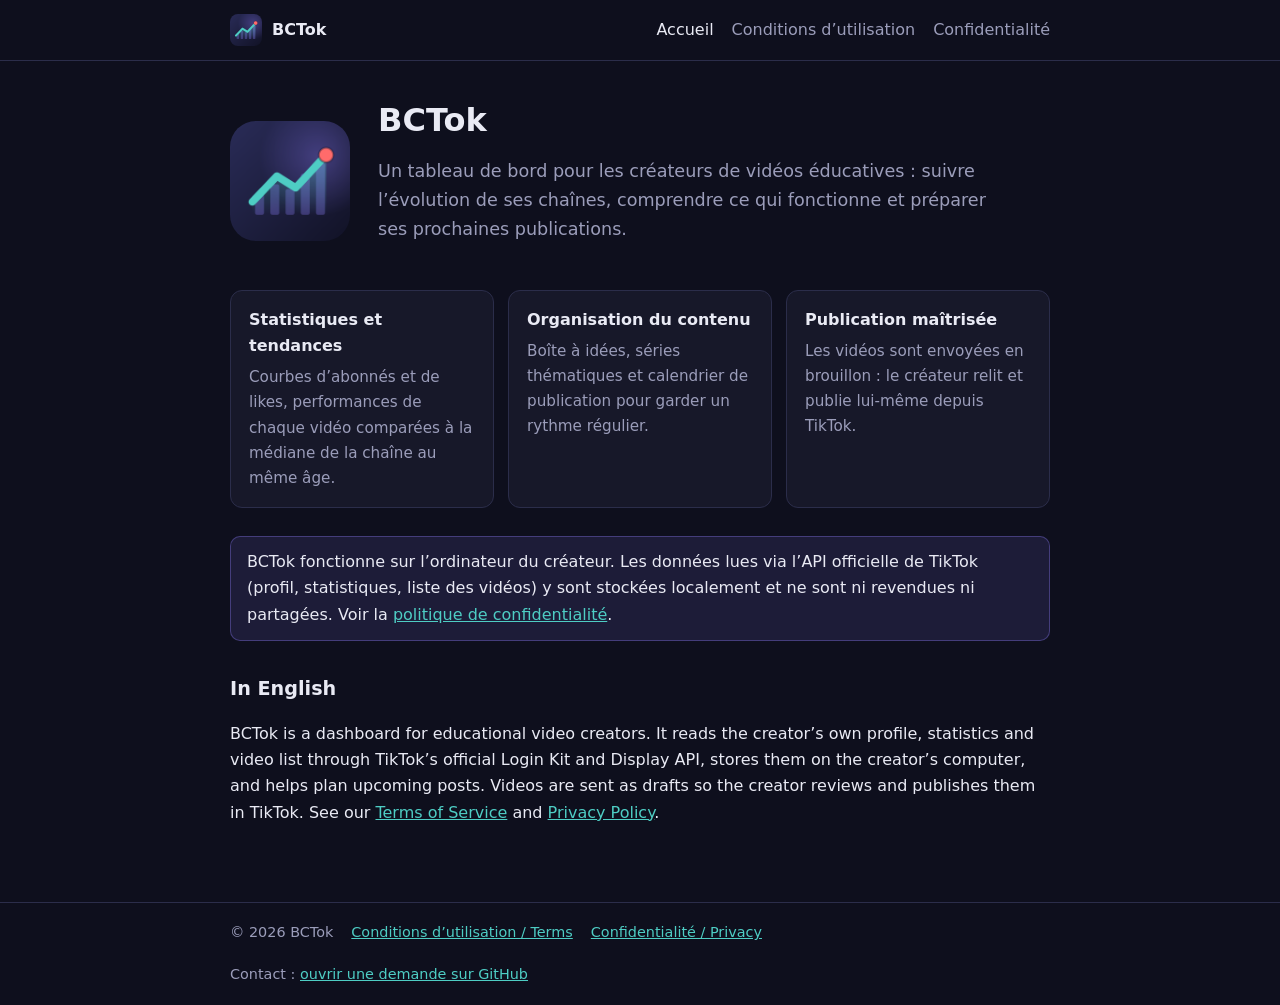
<file: index.html>
<!doctype html>
<html lang="fr">
<head>
  <meta charset="utf-8" />
  <meta name="viewport" content="width=device-width, initial-scale=1" />
  <title>BCTok — tableau de bord de chaînes éducatives</title>
  <meta name="description" content="BCTok aide un créateur de vidéos éducatives à suivre les statistiques de ses chaînes et à préparer ses publications." />
  <link rel="icon" type="image/png" href="app-icon.png" />
  <link rel="stylesheet" href="style.css" />
</head>
<body>
  <header>
    <nav>
      <a class="brand" href="./"><img src="app-icon.png" alt="" />BCTok</a>
      <a href="./" aria-current="page">Accueil</a>
      <a href="terms.html">Conditions d’utilisation</a>
      <a href="privacy.html">Confidentialité</a>
    </nav>
  </header>

  <main>
    <section class="hero">
      <img src="app-icon.png" alt="Logo BCTok" />
      <div>
        <h1>BCTok</h1>
        <p class="lead">
          Un tableau de bord pour les créateurs de vidéos éducatives : suivre l’évolution de ses chaînes,
          comprendre ce qui fonctionne et préparer ses prochaines publications.
        </p>
      </div>
    </section>

    <div class="cards">
      <div class="card">
        <h3>Statistiques et tendances</h3>
        <p>Courbes d’abonnés et de likes, performances de chaque vidéo comparées à la médiane de la chaîne au même âge.</p>
      </div>
      <div class="card">
        <h3>Organisation du contenu</h3>
        <p>Boîte à idées, séries thématiques et calendrier de publication pour garder un rythme régulier.</p>
      </div>
      <div class="card">
        <h3>Publication maîtrisée</h3>
        <p>Les vidéos sont envoyées en brouillon : le créateur relit et publie lui-même depuis TikTok.</p>
      </div>
    </div>

    <div class="note">
      BCTok fonctionne sur l’ordinateur du créateur. Les données lues via l’API officielle de TikTok
      (profil, statistiques, liste des vidéos) y sont stockées localement et ne sont ni revendues ni partagées.
      Voir la <a href="privacy.html">politique de confidentialité</a>.
    </div>

    <h2>In English</h2>
    <p>
      BCTok is a dashboard for educational video creators. It reads the creator’s own profile, statistics and video
      list through TikTok’s official Login Kit and Display API, stores them on the creator’s computer, and helps plan
      upcoming posts. Videos are sent as drafts so the creator reviews and publishes them in TikTok.
      See our <a href="terms.html">Terms of Service</a> and <a href="privacy.html">Privacy Policy</a>.
    </p>
  </main>

  <footer>
    <div>
      <span>© 2026 BCTok</span>
      <a href="terms.html">Conditions d’utilisation / Terms</a>
      <a href="privacy.html">Confidentialité / Privacy</a>
      <span>Contact : <a href="https://github.com/BCollignonEcv/bctok/issues">ouvrir une demande sur GitHub</a></span>
    </div>
  </footer>
</body>
</html>
</file>
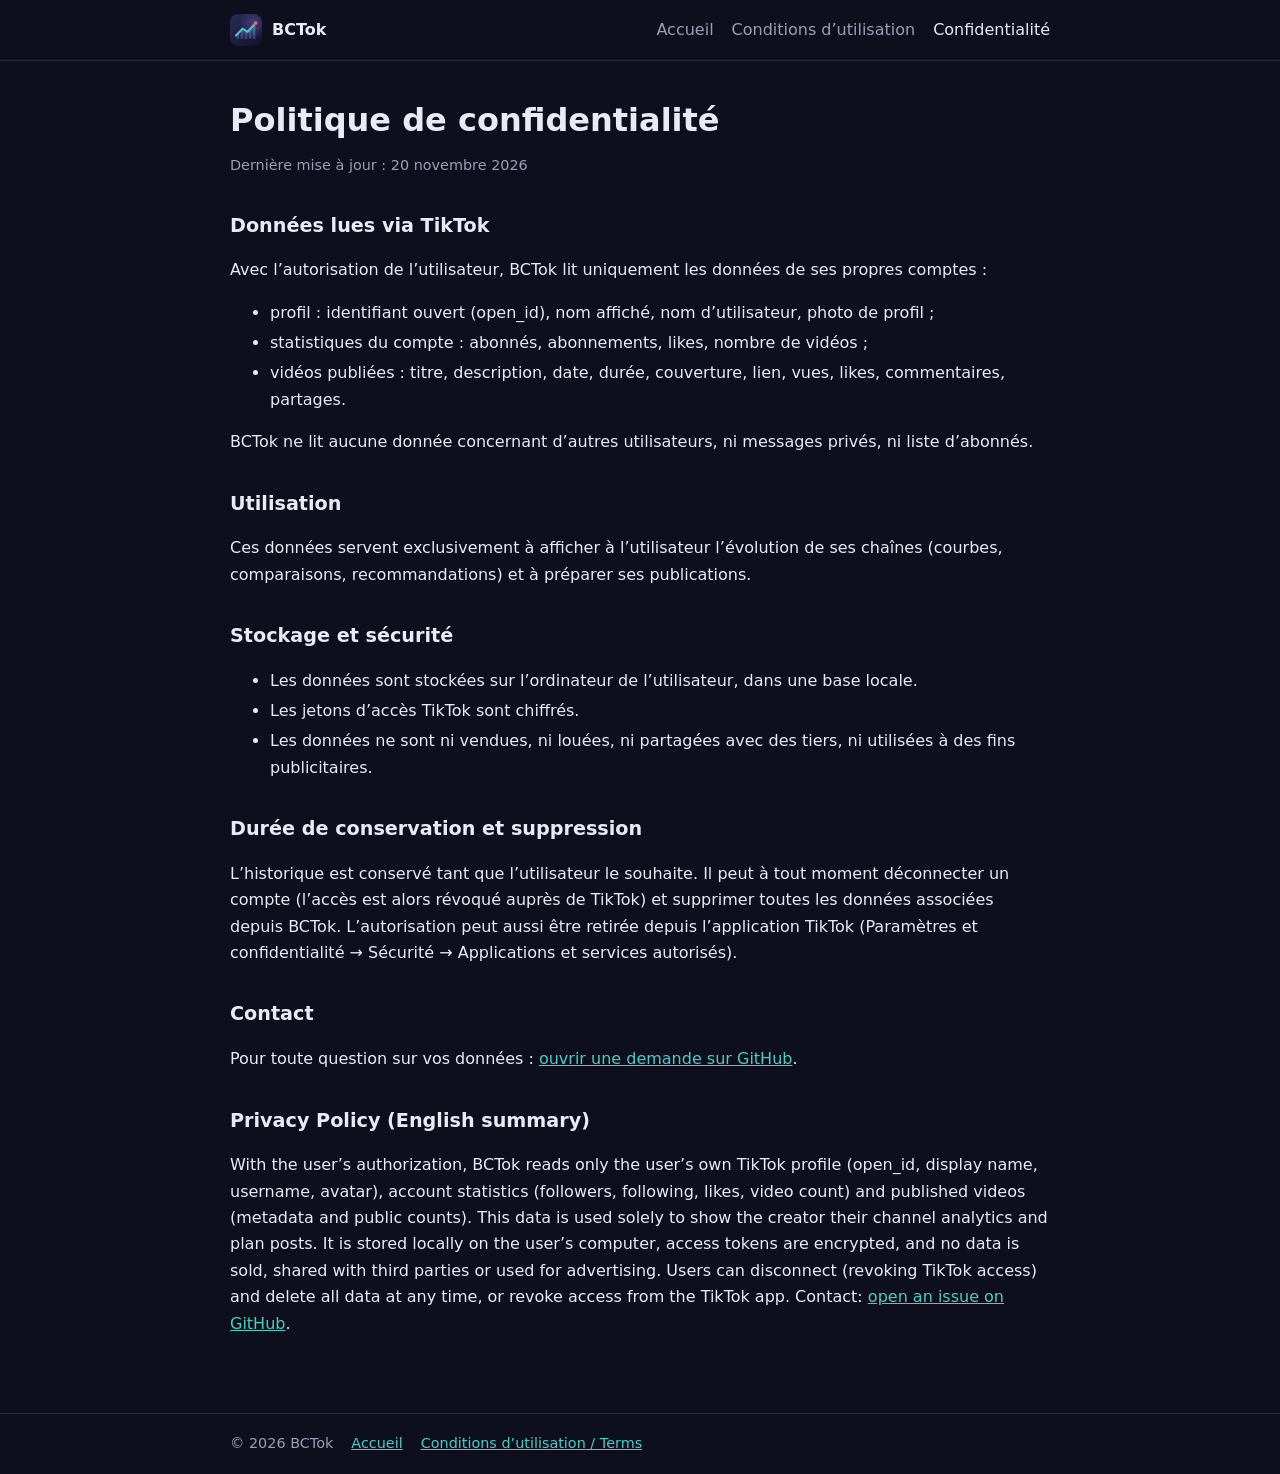
<file: privacy.html>
<!doctype html>
<html lang="fr">
<head>
  <meta charset="utf-8" />
  <meta name="viewport" content="width=device-width, initial-scale=1" />
  <title>Politique de confidentialité — BCTok</title>
  <link rel="icon" type="image/png" href="app-icon.png" />
  <link rel="stylesheet" href="style.css" />
</head>
<body>
  <header>
    <nav>
      <a class="brand" href="./"><img src="app-icon.png" alt="" />BCTok</a>
      <a href="./">Accueil</a>
      <a href="terms.html">Conditions d’utilisation</a>
      <a href="privacy.html" aria-current="page">Confidentialité</a>
    </nav>
  </header>

  <main>
    <h1>Politique de confidentialité</h1>
    <p class="updated">Dernière mise à jour : 20 novembre 2026</p>

    <h2>Données lues via TikTok</h2>
    <p>Avec l’autorisation de l’utilisateur, BCTok lit uniquement les données de ses propres comptes :</p>
    <ul>
      <li>profil : identifiant ouvert (open_id), nom affiché, nom d’utilisateur, photo de profil ;</li>
      <li>statistiques du compte : abonnés, abonnements, likes, nombre de vidéos ;</li>
      <li>vidéos publiées : titre, description, date, durée, couverture, lien, vues, likes, commentaires, partages.</li>
    </ul>
    <p>BCTok ne lit aucune donnée concernant d’autres utilisateurs, ni messages privés, ni liste d’abonnés.</p>

    <h2>Utilisation</h2>
    <p>
      Ces données servent exclusivement à afficher à l’utilisateur l’évolution de ses chaînes (courbes, comparaisons,
      recommandations) et à préparer ses publications.
    </p>

    <h2>Stockage et sécurité</h2>
    <ul>
      <li>Les données sont stockées sur l’ordinateur de l’utilisateur, dans une base locale.</li>
      <li>Les jetons d’accès TikTok sont chiffrés.</li>
      <li>Les données ne sont ni vendues, ni louées, ni partagées avec des tiers, ni utilisées à des fins publicitaires.</li>
    </ul>

    <h2>Durée de conservation et suppression</h2>
    <p>
      L’historique est conservé tant que l’utilisateur le souhaite. Il peut à tout moment déconnecter un compte
      (l’accès est alors révoqué auprès de TikTok) et supprimer toutes les données associées depuis BCTok.
      L’autorisation peut aussi être retirée depuis l’application TikTok (Paramètres et confidentialité →
      Sécurité → Applications et services autorisés).
    </p>

    <h2>Contact</h2>
    <p>Pour toute question sur vos données : <a href="https://github.com/BCollignonEcv/bctok/issues">ouvrir une demande sur GitHub</a>.</p>

    <h2>Privacy Policy (English summary)</h2>
    <p>
      With the user’s authorization, BCTok reads only the user’s own TikTok profile (open_id, display name, username,
      avatar), account statistics (followers, following, likes, video count) and published videos (metadata and public
      counts). This data is used solely to show the creator their channel analytics and plan posts. It is stored locally
      on the user’s computer, access tokens are encrypted, and no data is sold, shared with third parties or used for
      advertising. Users can disconnect (revoking TikTok access) and delete all data at any time, or revoke access from
      the TikTok app. Contact: <a href="https://github.com/BCollignonEcv/bctok/issues">open an issue on GitHub</a>.
    </p>
  </main>

  <footer>
    <div>
      <span>© 2026 BCTok</span>
      <a href="./">Accueil</a>
      <a href="terms.html">Conditions d’utilisation / Terms</a>
    </div>
  </footer>
</body>
</html>
</file>
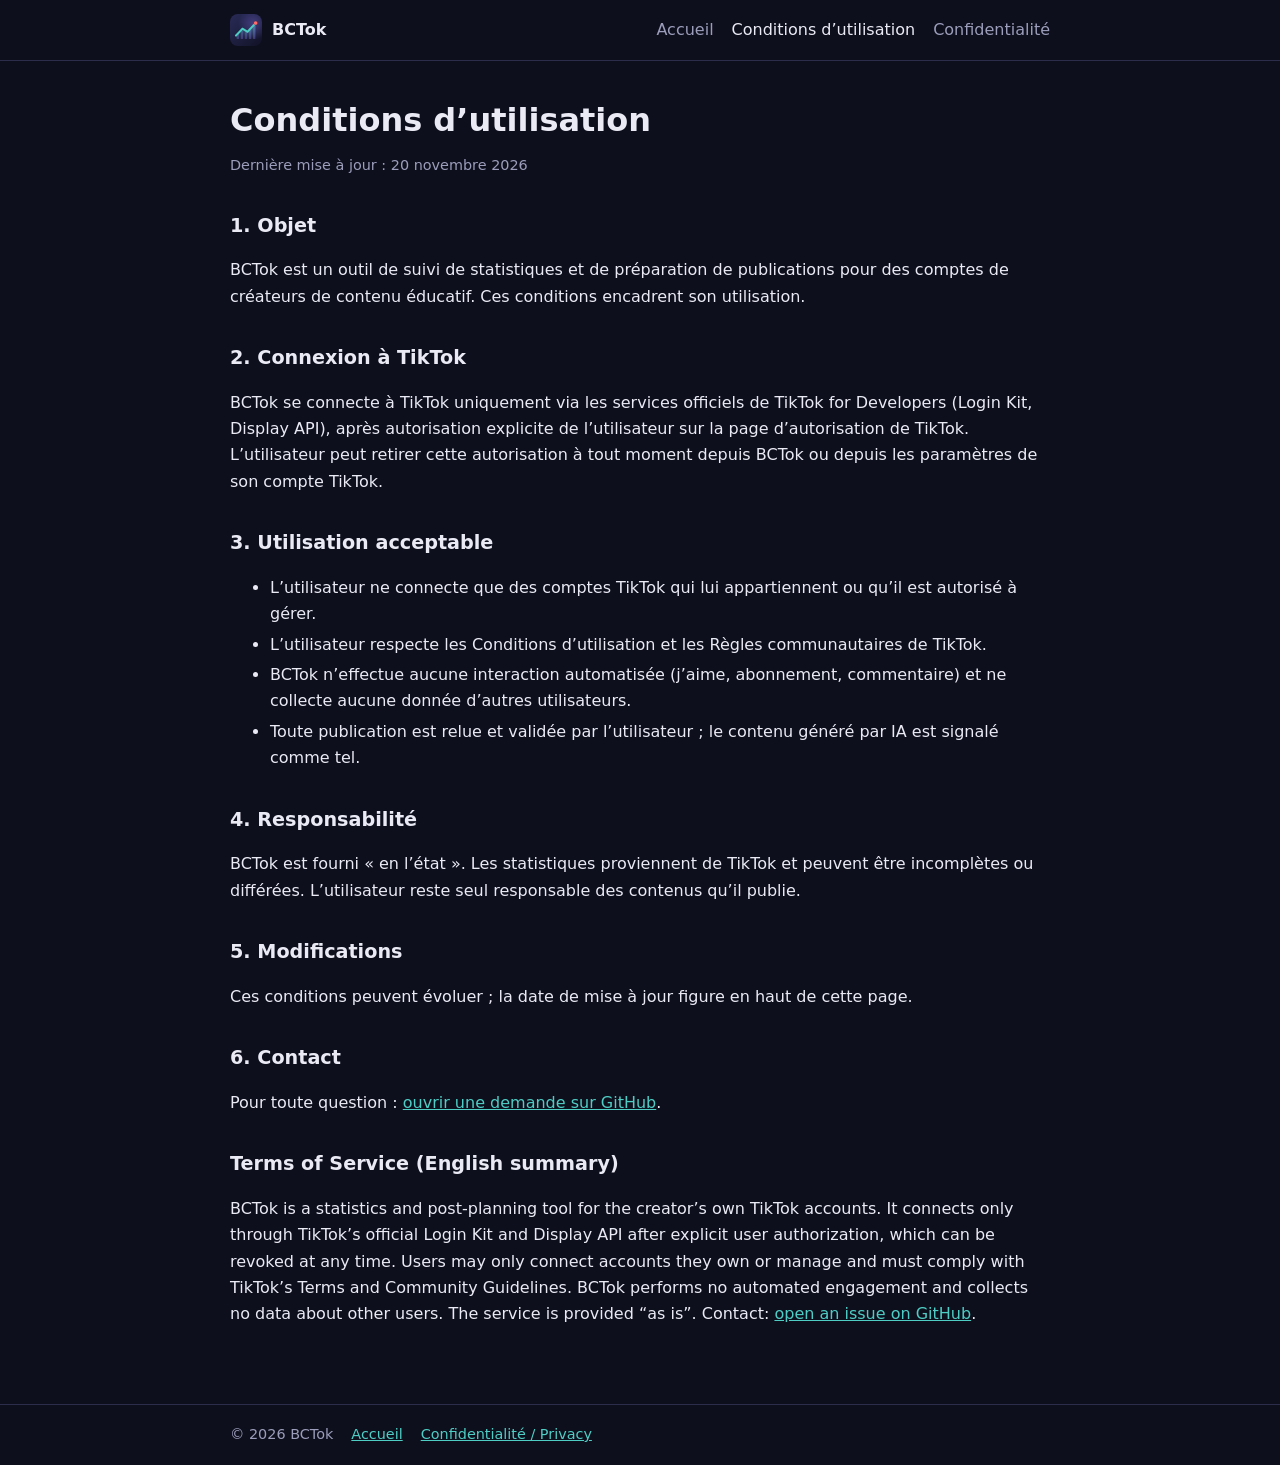
<file: terms.html>
<!doctype html>
<html lang="fr">
<head>
  <meta charset="utf-8" />
  <meta name="viewport" content="width=device-width, initial-scale=1" />
  <title>Conditions d’utilisation — BCTok</title>
  <link rel="icon" type="image/png" href="app-icon.png" />
  <link rel="stylesheet" href="style.css" />
</head>
<body>
  <header>
    <nav>
      <a class="brand" href="./"><img src="app-icon.png" alt="" />BCTok</a>
      <a href="./">Accueil</a>
      <a href="terms.html" aria-current="page">Conditions d’utilisation</a>
      <a href="privacy.html">Confidentialité</a>
    </nav>
  </header>

  <main>
    <h1>Conditions d’utilisation</h1>
    <p class="updated">Dernière mise à jour : 20 novembre 2026</p>

    <h2>1. Objet</h2>
    <p>
      BCTok est un outil de suivi de statistiques et de préparation de publications pour des comptes de créateurs
      de contenu éducatif. Ces conditions encadrent son utilisation.
    </p>

    <h2>2. Connexion à TikTok</h2>
    <p>
      BCTok se connecte à TikTok uniquement via les services officiels de TikTok for Developers (Login Kit, Display API),
      après autorisation explicite de l’utilisateur sur la page d’autorisation de TikTok. L’utilisateur peut retirer cette
      autorisation à tout moment depuis BCTok ou depuis les paramètres de son compte TikTok.
    </p>

    <h2>3. Utilisation acceptable</h2>
    <ul>
      <li>L’utilisateur ne connecte que des comptes TikTok qui lui appartiennent ou qu’il est autorisé à gérer.</li>
      <li>L’utilisateur respecte les Conditions d’utilisation et les Règles communautaires de TikTok.</li>
      <li>BCTok n’effectue aucune interaction automatisée (j’aime, abonnement, commentaire) et ne collecte aucune donnée d’autres utilisateurs.</li>
      <li>Toute publication est relue et validée par l’utilisateur ; le contenu généré par IA est signalé comme tel.</li>
    </ul>

    <h2>4. Responsabilité</h2>
    <p>
      BCTok est fourni « en l’état ». Les statistiques proviennent de TikTok et peuvent être incomplètes ou différées.
      L’utilisateur reste seul responsable des contenus qu’il publie.
    </p>

    <h2>5. Modifications</h2>
    <p>Ces conditions peuvent évoluer ; la date de mise à jour figure en haut de cette page.</p>

    <h2>6. Contact</h2>
    <p>Pour toute question : <a href="https://github.com/BCollignonEcv/bctok/issues">ouvrir une demande sur GitHub</a>.</p>

    <h2>Terms of Service (English summary)</h2>
    <p>
      BCTok is a statistics and post-planning tool for the creator’s own TikTok accounts. It connects only through
      TikTok’s official Login Kit and Display API after explicit user authorization, which can be revoked at any time.
      Users may only connect accounts they own or manage and must comply with TikTok’s Terms and Community Guidelines.
      BCTok performs no automated engagement and collects no data about other users. The service is provided “as is”.
      Contact: <a href="https://github.com/BCollignonEcv/bctok/issues">open an issue on GitHub</a>.
    </p>
  </main>

  <footer>
    <div>
      <span>© 2026 BCTok</span>
      <a href="./">Accueil</a>
      <a href="privacy.html">Confidentialité / Privacy</a>
    </div>
  </footer>
</body>
</html>
</file>
<file: style.css>
:root {
  --bg: #0e0f1d;
  --surface: #171829;
  --border: #2b2d4a;
  --text: #e9eaf4;
  --muted: #9b9dba;
  --accent: #8c7bfa;
  --teal: #4ecdc4;
  --coral: #ff6b6b;
  color-scheme: dark;
}
* { box-sizing: border-box; }
html, body { margin: 0; background: var(--bg); color: var(--text); font: 16px/1.65 'Segoe UI', system-ui, -apple-system, sans-serif; }
a { color: var(--teal); }
header { border-bottom: 1px solid var(--border); }
nav { max-width: 860px; margin: 0 auto; padding: 14px 20px; display: flex; align-items: center; gap: 18px; flex-wrap: wrap; }
nav .brand { display: flex; align-items: center; gap: 10px; font-weight: 700; color: var(--text); text-decoration: none; margin-right: auto; }
nav .brand img { width: 32px; height: 32px; border-radius: 8px; }
nav a { text-decoration: none; color: var(--muted); }
nav a:hover, nav a[aria-current] { color: var(--text); }
main { max-width: 860px; margin: 0 auto; padding: 40px 20px 60px; }
h1 { font-size: 2rem; line-height: 1.2; margin: 0 0 12px; }
h2 { font-size: 1.2rem; margin: 32px 0 8px; }
.lead { color: var(--muted); font-size: 1.1rem; max-width: 640px; }
.hero { display: flex; gap: 28px; align-items: center; flex-wrap: wrap; }
.hero img { width: 120px; height: 120px; border-radius: 26px; }
.cards { display: grid; grid-template-columns: repeat(auto-fit, minmax(230px, 1fr)); gap: 14px; margin-top: 28px; }
.card { background: var(--surface); border: 1px solid var(--border); border-radius: 12px; padding: 16px 18px; }
.card h3 { margin: 0 0 6px; font-size: 1rem; }
.card p { margin: 0; color: var(--muted); font-size: 0.95rem; }
.note { background: rgba(140, 123, 250, .12); border: 1px solid rgba(140, 123, 250, .35); border-radius: 10px; padding: 12px 16px; margin-top: 28px; }
footer { border-top: 1px solid var(--border); color: var(--muted); font-size: 0.9rem; }
footer div { max-width: 860px; margin: 0 auto; padding: 18px 20px; display: flex; gap: 18px; flex-wrap: wrap; }
.updated { color: var(--muted); font-size: 0.9rem; }
li { margin: 4px 0; }
</file>
